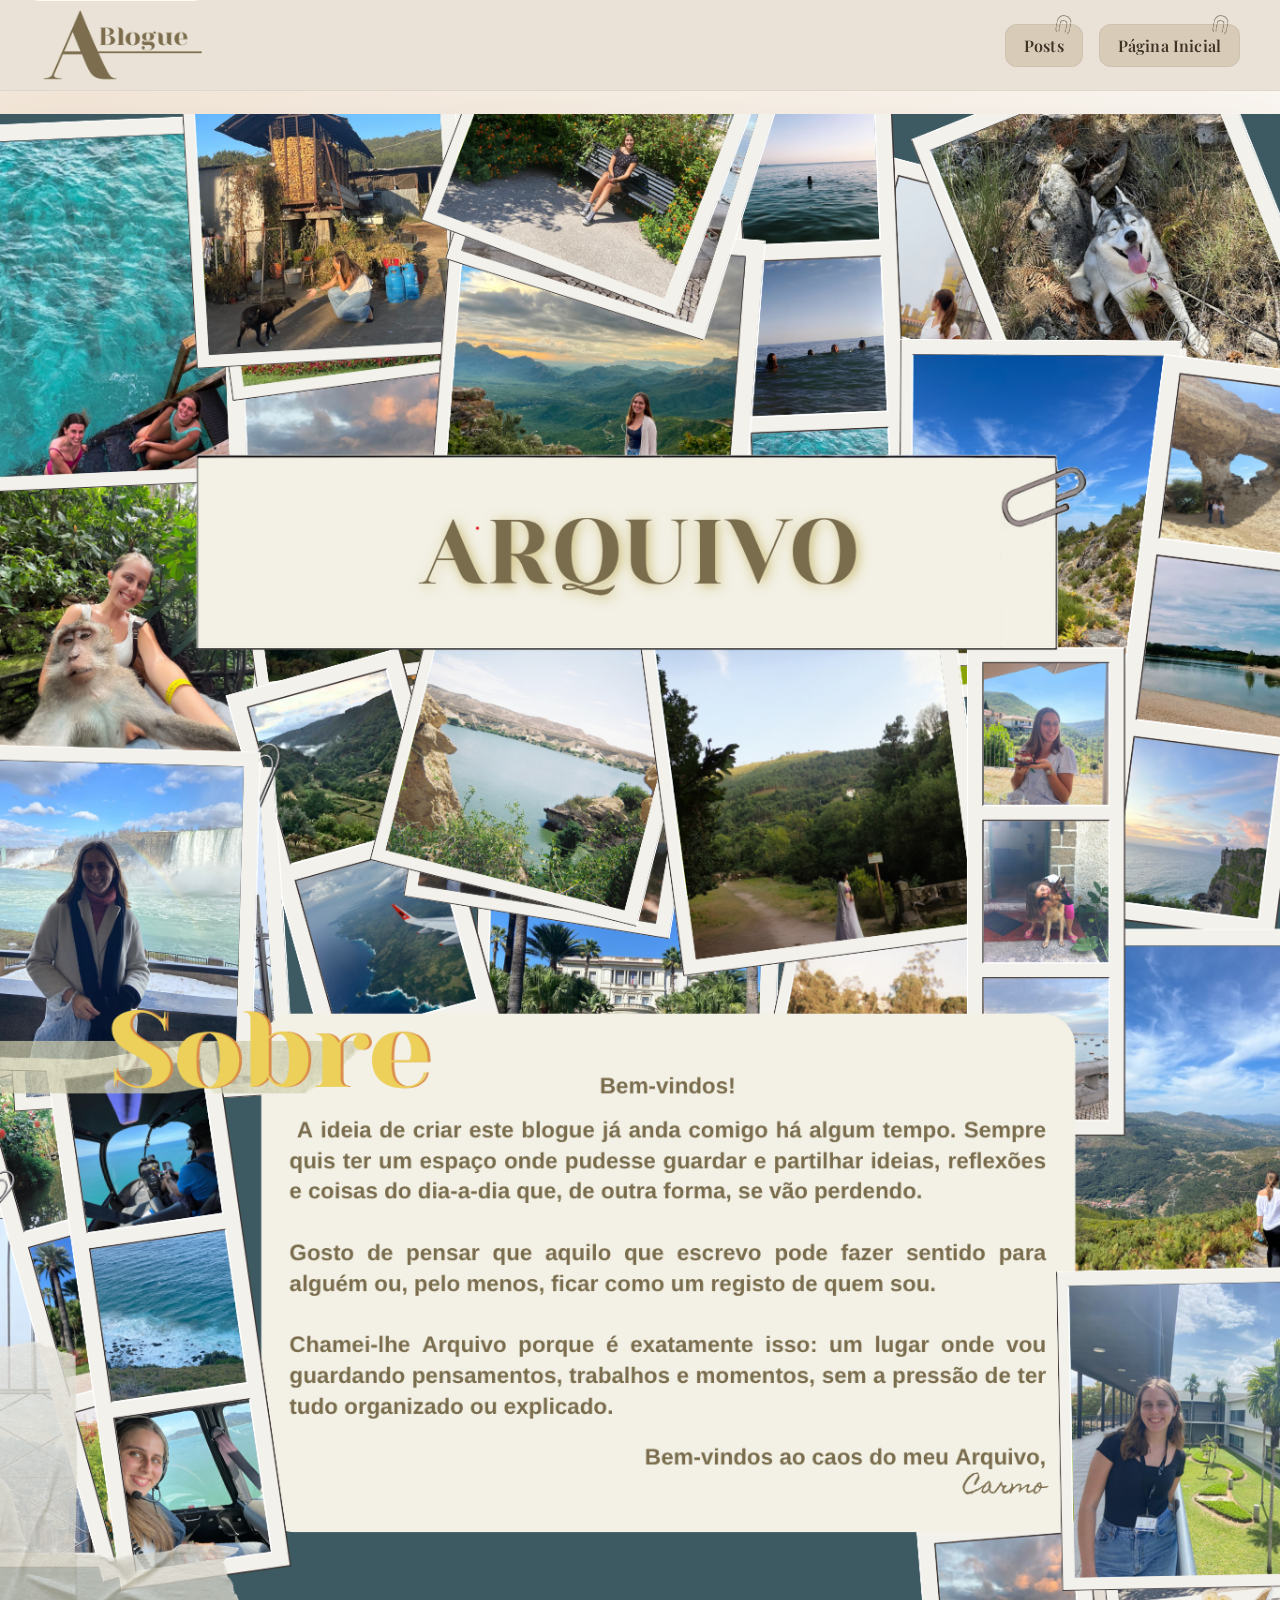
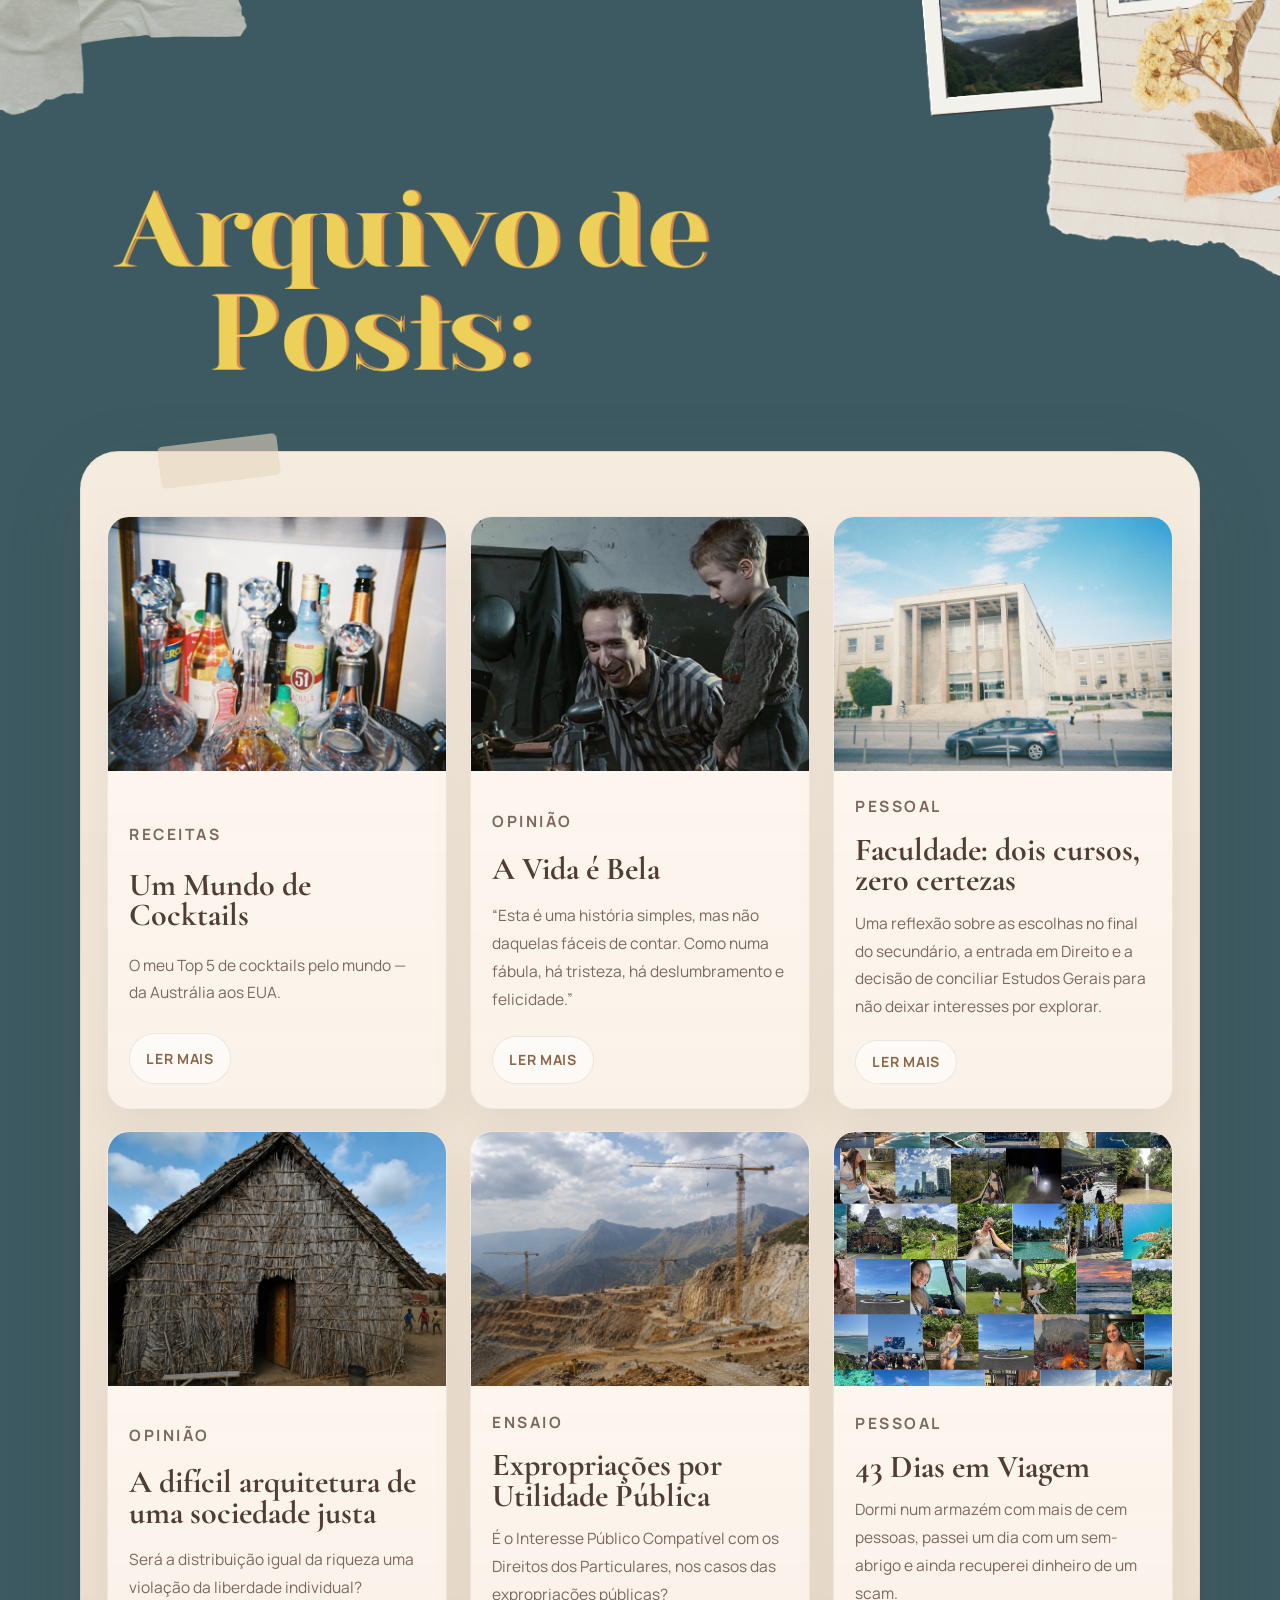
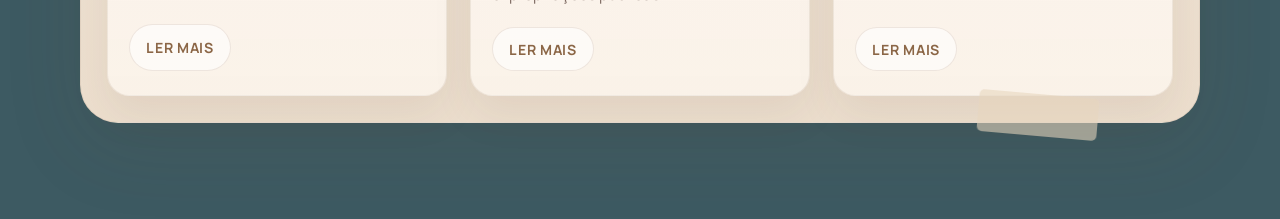
<file: index.html>
<!DOCTYPE html>
<html lang="pt">
  <head>
    <meta charset="UTF-8" />
    <meta name="viewport" content="width=device-width, initial-scale=1.0" />
    <title>Arquivo | Blog Pessoal</title>
    <link rel="preconnect" href="https://fonts.googleapis.com" />
    <link rel="preconnect" href="https://fonts.gstatic.com" crossorigin />
    <link
      href="https://fonts.googleapis.com/css2?family=Cormorant+Garamond:wght@400;500;600;700&family=Manrope:wght@400;500;600;700&family=Playfair+Display:wght@500;600;700&display=swap"
      rel="stylesheet"
    />
    <link rel="stylesheet" href="style.css" />
  </head>
  <body class="home-page">
    <a class="skip-link" href="#conteudo">Saltar para o conteúdo</a>

    <header class="site-header" id="topo">
      <nav class="navbar container" aria-label="Navegação principal">
        <a class="brand" href="#topo" aria-label="Voltar ao topo da página">
          <!-- Substitua o ficheiro abaixo se quiser trocar o logotipo -->
          <img
            src="transparente-logo.png"
            alt="Arquivo Blogue"
            class="brand-logo"
          />
        </a>

        <button
          class="menu-toggle"
          type="button"
          aria-expanded="false"
          aria-controls="menu-principal"
          aria-label="Abrir menu"
        >
          <span></span>
          <span></span>
        </button>

        <div class="nav-links" id="menu-principal">
          <a class="nav-chip is-clipped" href="#arquivo-posts"><span>Posts</span></a>
          <a class="nav-chip" href="#" id="botao-topo"><span>Página Inicial</span></a>
        </div>
      </nav>
    </header>

    <main id="conteudo">
      <section class="hero-section" aria-label="Imagem principal do blog">
        <!-- Substitua o ficheiro abaixo apenas se quiser trocar a imagem principal -->
        <img
          src="hero-arquivo.png"
          alt="Colagem editorial do blog Arquivo"
          class="hero-image"
        />
      </section>

      <section class="archive-section arquivo-posts" id="arquivo-posts">
        <div class="container archive-shell">
          <div class="section-heading">
          </div>

          <div class="posts-grid">
            <a class="post-card" href="post1.html">
              <div class="post-card-media">
                <!-- Substitua esta imagem pela capa do post -->
                <img
                  src="post-cover-1.jpg"
                  alt="Capa do post Um Mundo de Cocktails"
                />
              </div>
              <div class="post-card-content">
                <!-- Substitua o título do post aqui -->
                <p class="post-meta">Receitas</p>
                <h2>Um Mundo de Cocktails</h2>
                <p>
                  O meu Top 5 de cocktails pelo mundo — da Austrália aos EUA.
                </p>
                <span class="post-link">Ler mais</span>
              </div>
            </a>

            <a class="post-card" href="post2.html">
              <div class="post-card-media">
                <!-- Substitua esta imagem pela capa do post -->
                <img
                  src="post-cover-2.jpeg"
                  alt="Capa do post A Vida é Bela"
                />
              </div>
              <div class="post-card-content">
                <p class="post-meta">Opinião</p>
                <h2>A Vida é Bela</h2>
                <p>
                  “Esta é uma história simples, mas não daquelas fáceis de contar. Como numa fábula, há tristeza, há deslumbramento e felicidade.”
                </p>
                <span class="post-link">Ler mais</span>
              </div>
            </a>

            <a class="post-card" href="post3.html">
              <div class="post-card-media">
                <!-- Substitua esta imagem pela capa do post -->
                <img
                  src="post-cover-3.jpg"
                  alt="Capa do post Faculdade: dois cursos, zero certezas"
                />
              </div>
              <div class="post-card-content">
                <p class="post-meta">Pessoal</p>
                <h2>Faculdade: dois cursos, zero certezas</h2>
                <p>
                  Uma reflexão sobre as escolhas no final do secundário, a entrada em Direito e a decisão de conciliar Estudos Gerais para não deixar interesses por explorar.
                </p>
                <span class="post-link">Ler mais</span>
              </div>
            </a>

            <a class="post-card" href="post4.html">
              <div class="post-card-media">
                <!-- Substitua esta imagem pela capa do post -->
                <img
                  src="post-cover-4.png"
                  alt="Capa do post A difícil arquitetura de uma sociedade justa"
                />
              </div>
              <div class="post-card-content">
                <p class="post-meta">Opinião</p>
                <h2>A difícil arquitetura de uma sociedade justa</h2>
                <p>
                  Será a distribuição igual da riqueza uma violação da liberdade individual?
                </p>
                <span class="post-link">Ler mais</span>
              </div>
            </a>

            <a class="post-card" href="post5.html">
              <div class="post-card-media">
                <!-- Substitua esta imagem pela capa do post -->
                <img
                  src="post-cover-5.png"
                  alt="Capa do post Expropriações por Utilidade Pública"
                />
              </div>
              <div class="post-card-content">
                <p class="post-meta">Ensaio</p>
                <h2>Expropriações por Utilidade Pública</h2>
                <p>
                  É o Interesse Público Compatível com os Direitos dos Particulares, nos casos das expropriações públicas?
                </p>
                <span class="post-link">Ler mais</span>
              </div>
            </a>

            <a class="post-card" href="post6.html">
              <div class="post-card-media">
                <!-- Substitua esta imagem pela capa do post -->
                <img
                  src="post-cover-6.png"
                  alt="Capa do post 43 Dias em Viagem"
                />
              </div>
              <div class="post-card-content">
                <p class="post-meta">Pessoal</p>
                <h2>43 Dias em Viagem</h2>
                <p>
                  Dormi num armazém com mais de cem pessoas, passei um dia com um sem-abrigo e ainda recuperei dinheiro de um scam.
                </p>
                <span class="post-link">Ler mais</span>
              </div>
            </a>
          </div>
        </div>
      </section>
    </main>

    <script src="script.js"></script>
  </body>
</html>
</file>
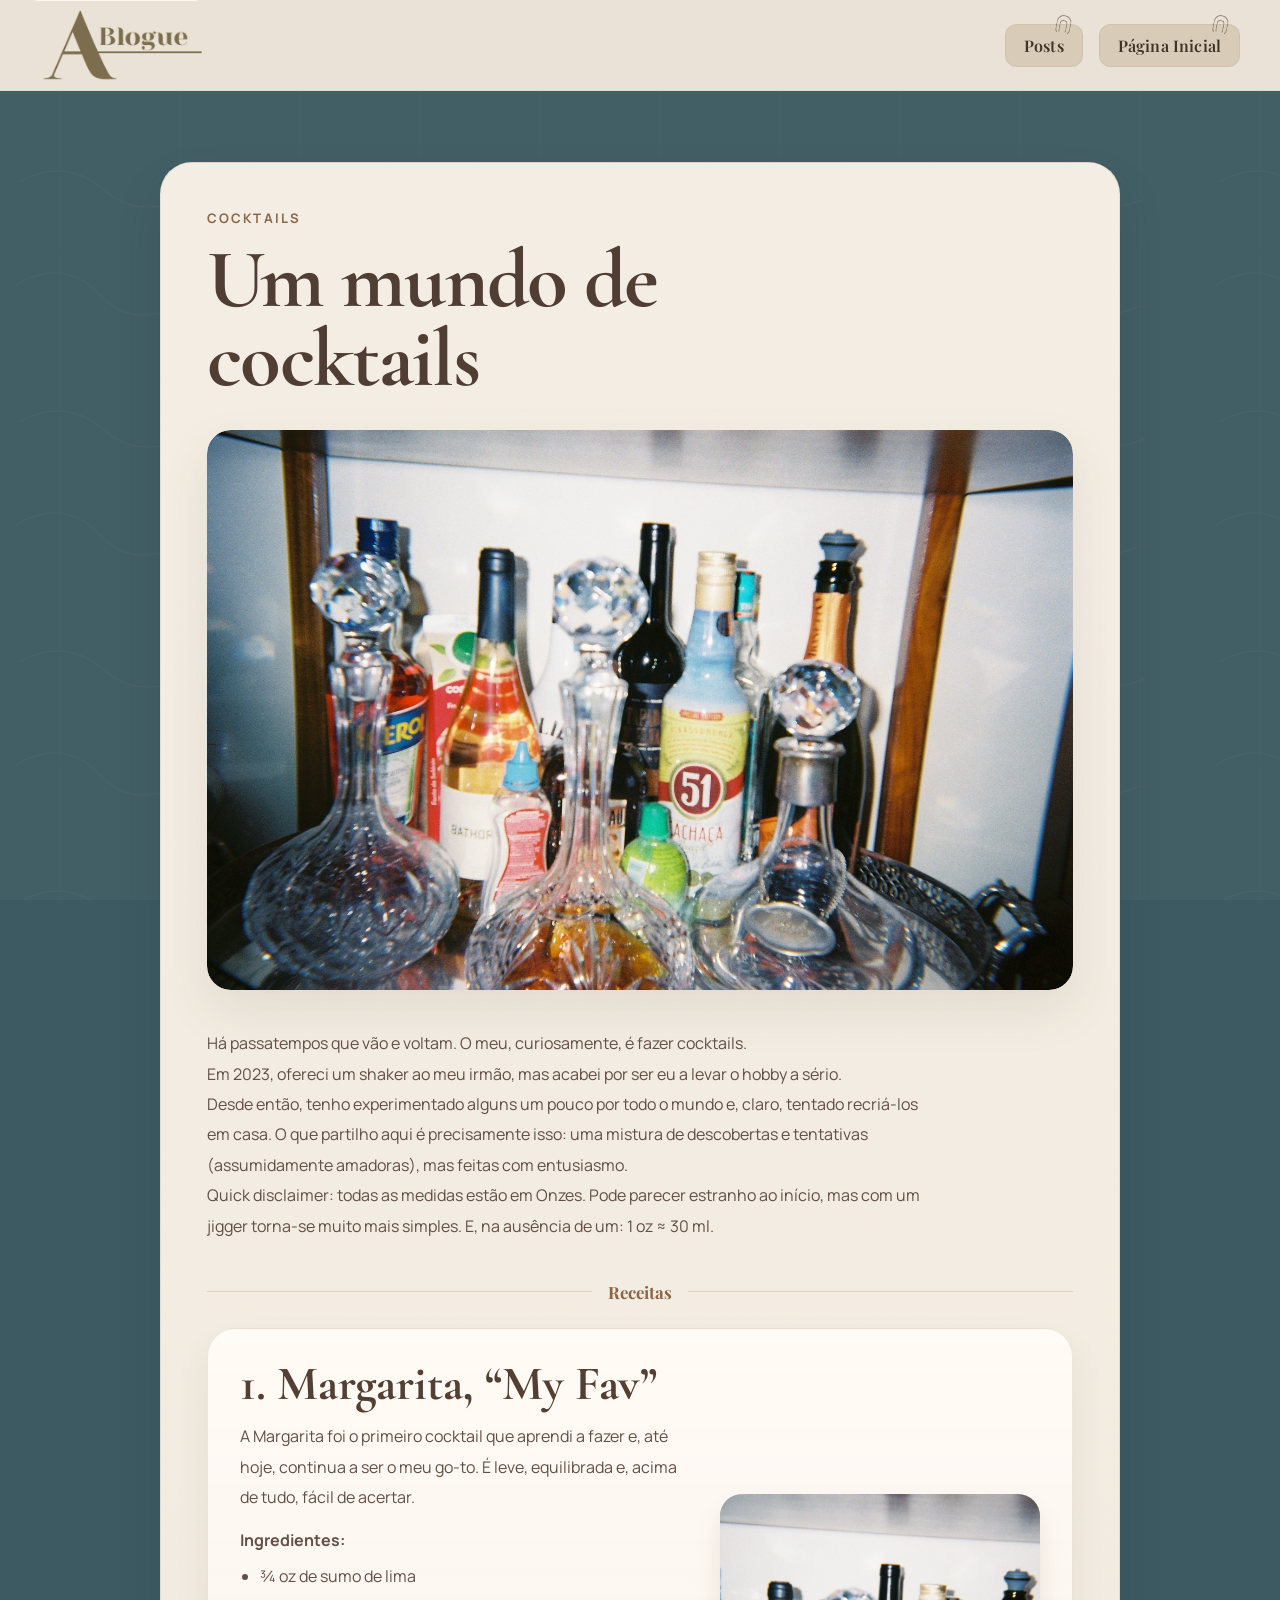
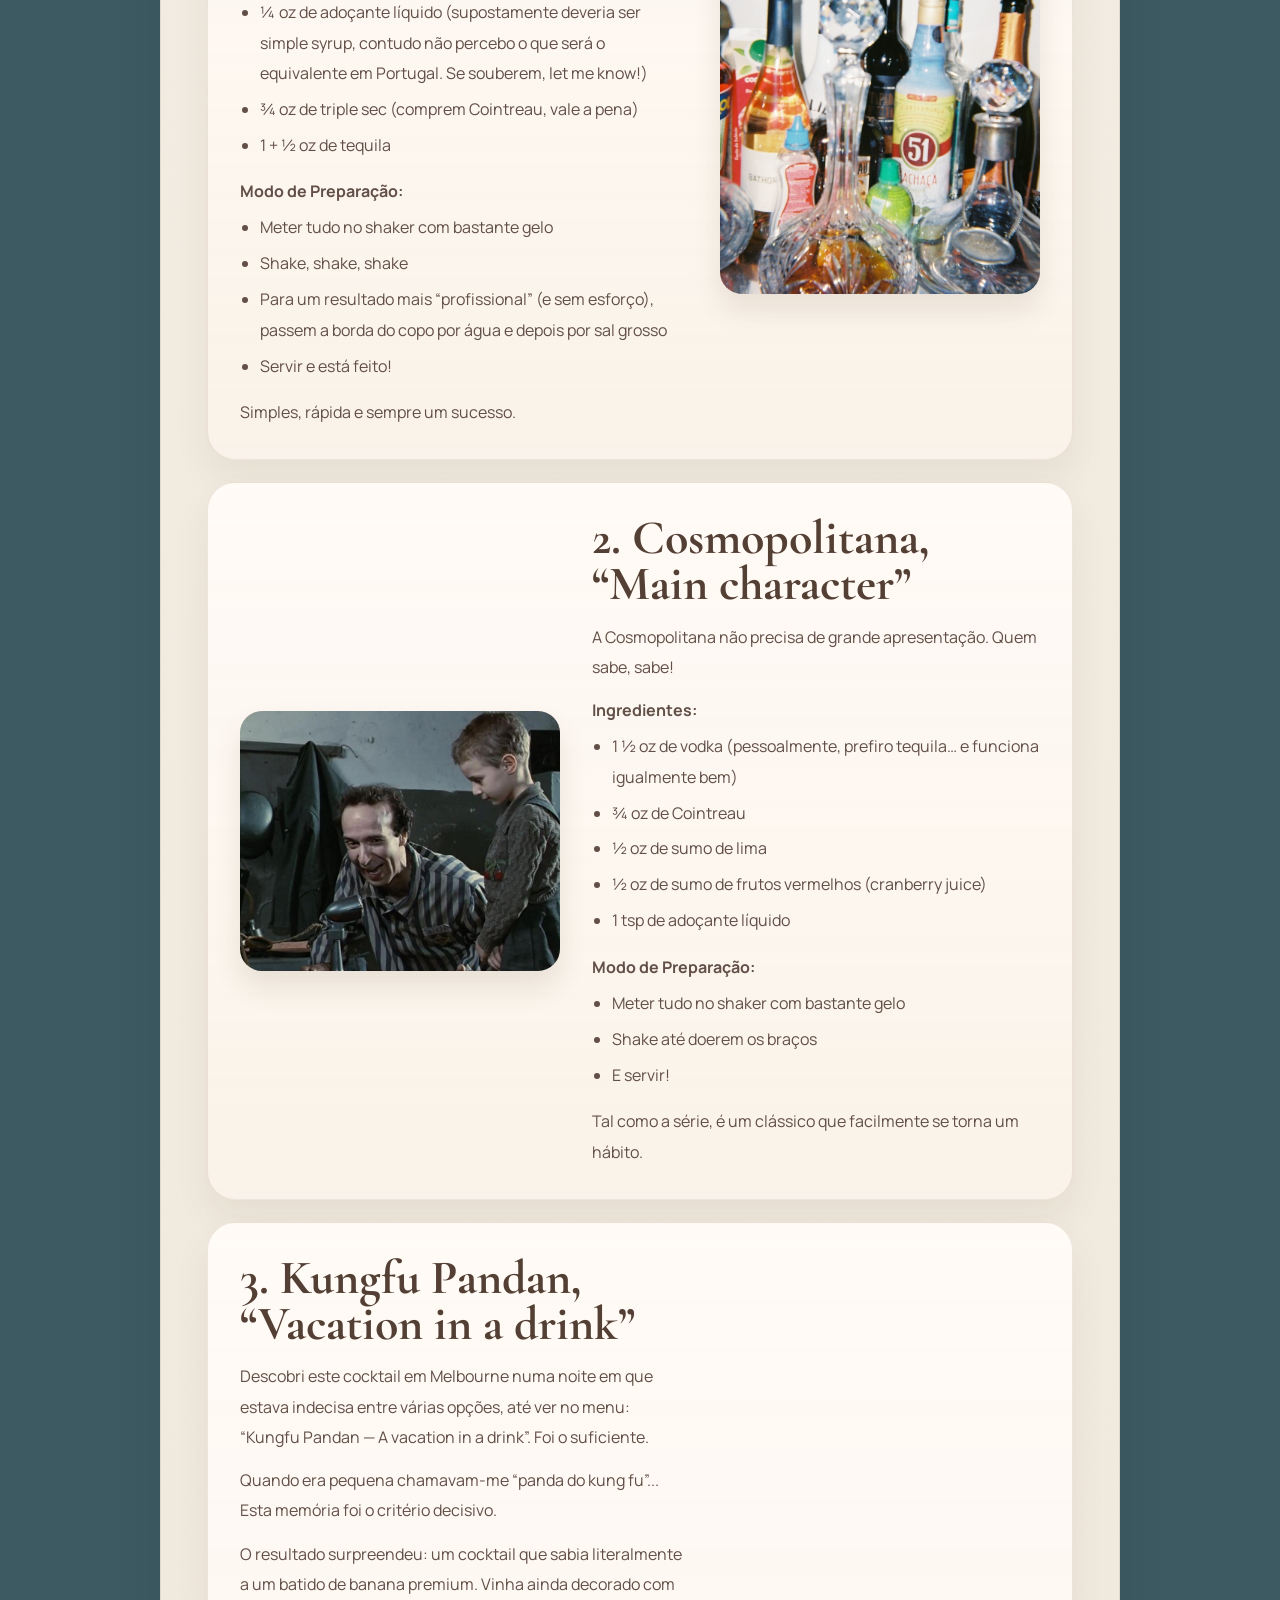
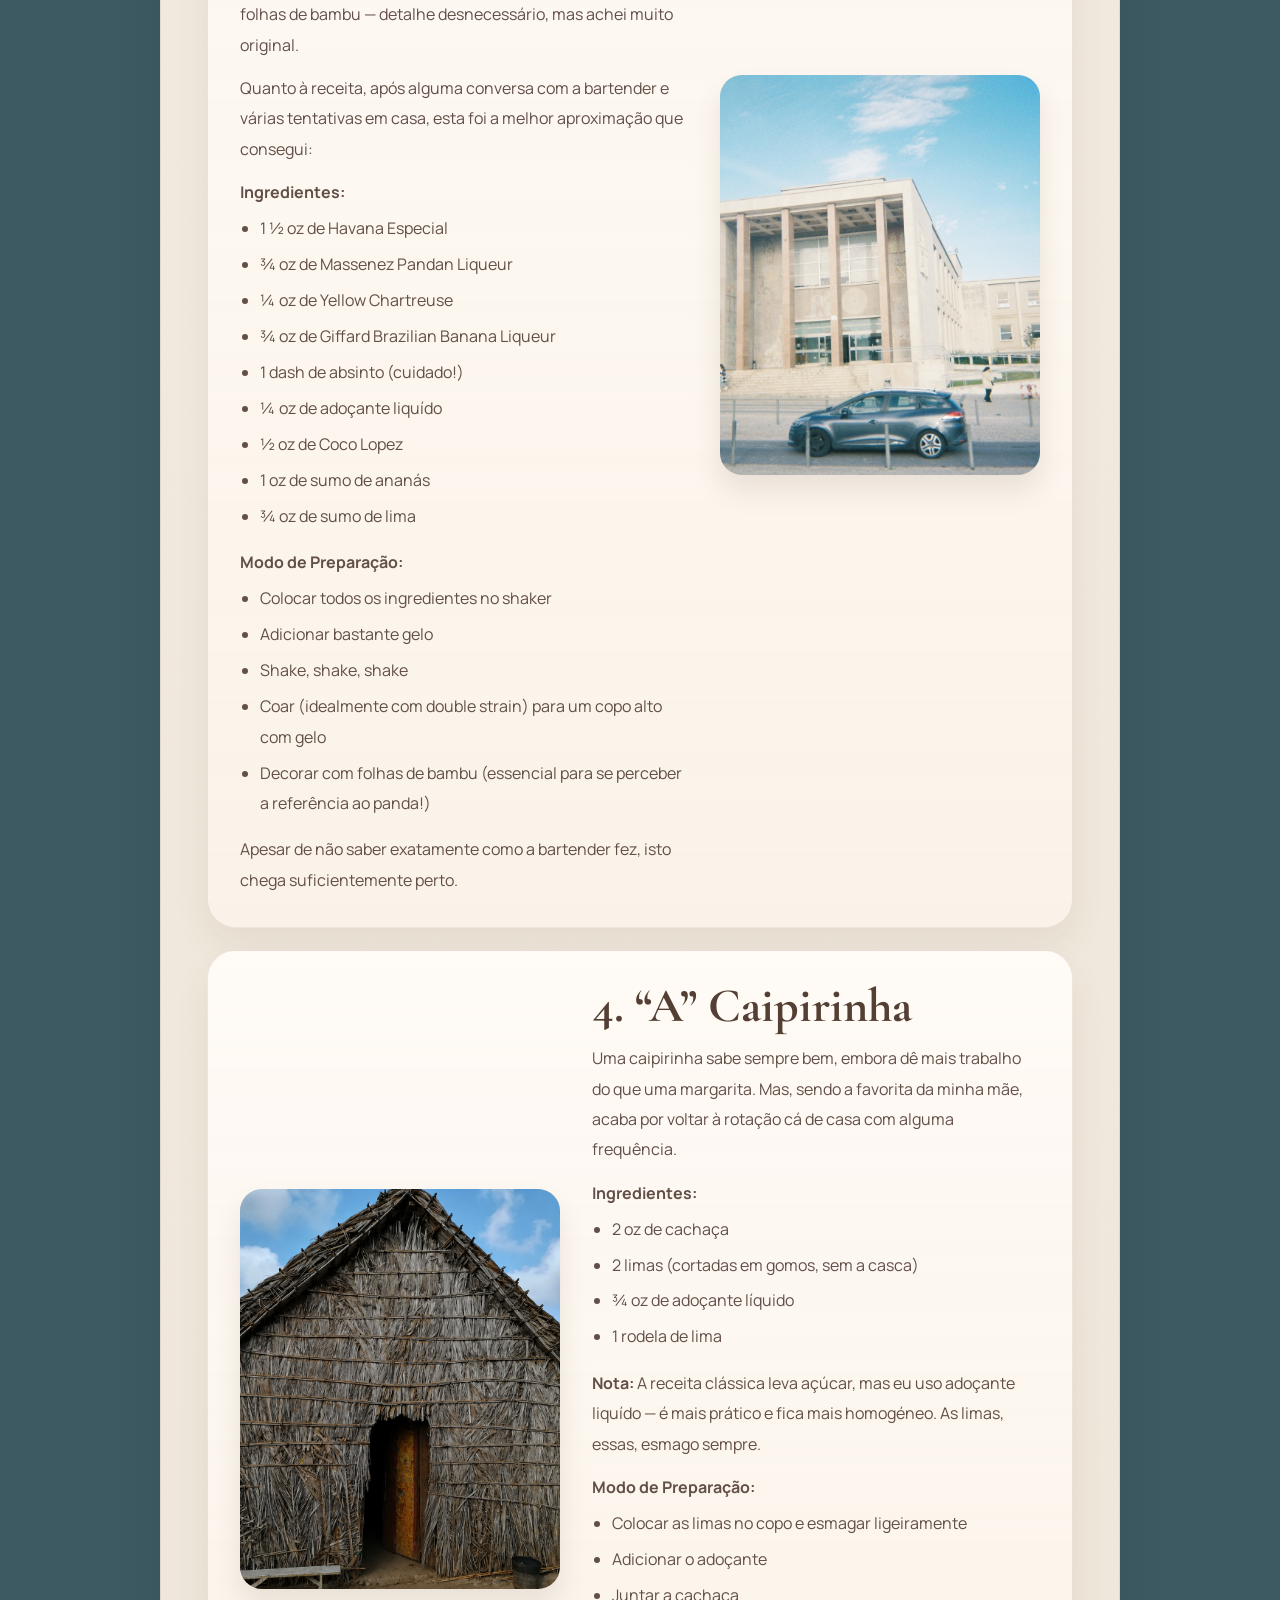
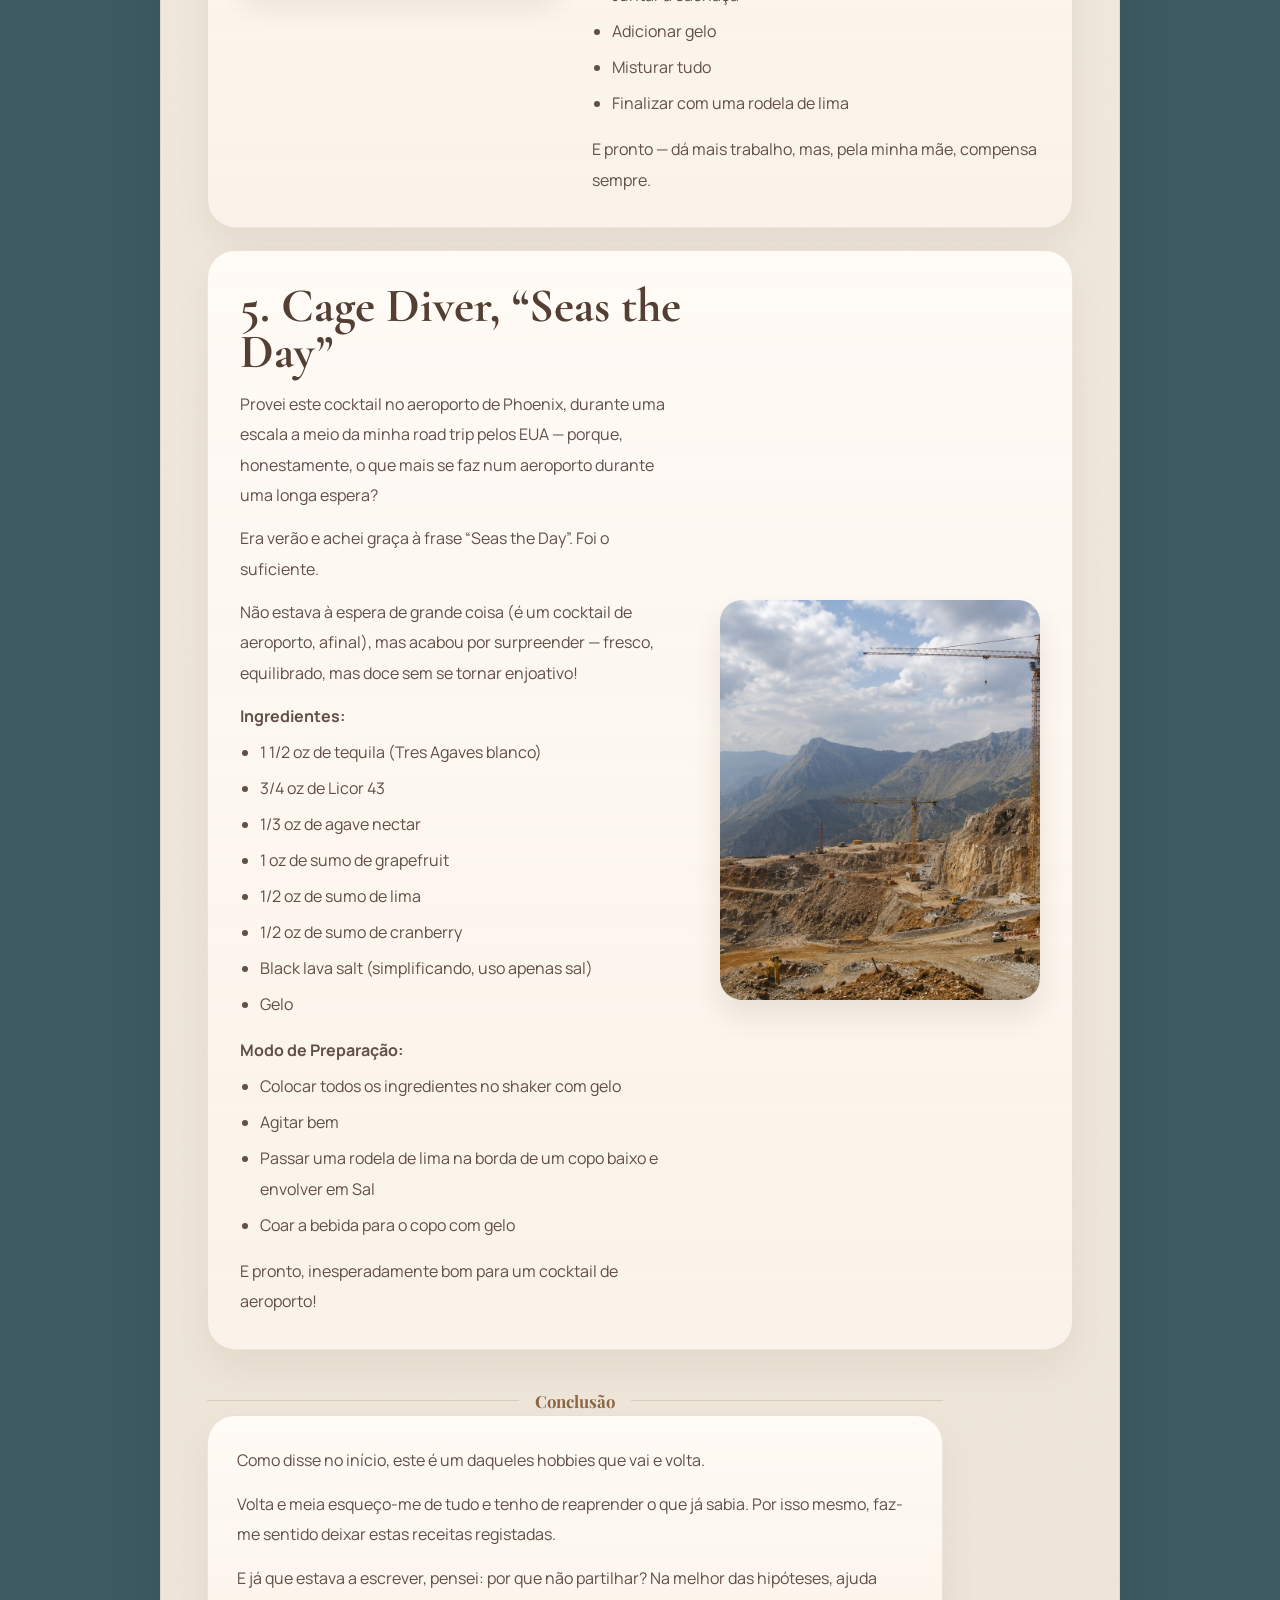
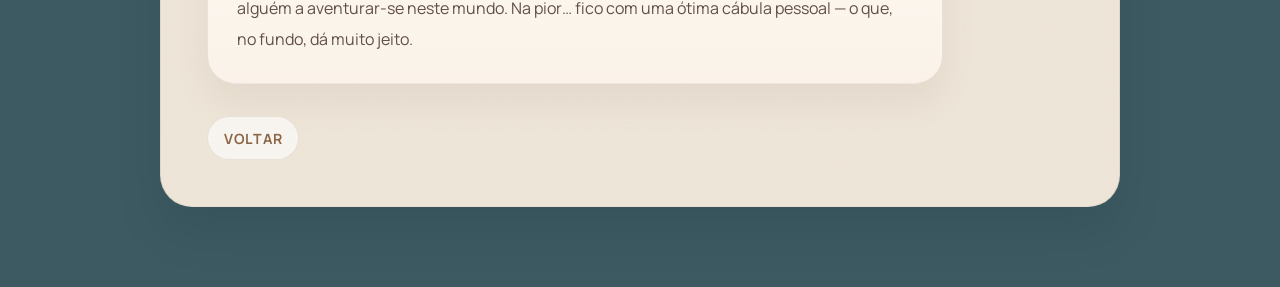
<file: post1.html>
<!DOCTYPE html>
<html lang="pt">
  <head>
    <meta charset="UTF-8" />
    <meta name="viewport" content="width=device-width, initial-scale=1.0" />
    <title>Um mundo de cocktails | Arquivo</title>
    <link rel="preconnect" href="https://fonts.googleapis.com" />
    <link rel="preconnect" href="https://fonts.gstatic.com" crossorigin />
    <link
      href="https://fonts.googleapis.com/css2?family=Cormorant+Garamond:wght@400;500;600;700&family=Manrope:wght@400;500;600;700&family=Playfair+Display:wght@500;600;700&display=swap"
      rel="stylesheet"
    />
    <link rel="stylesheet" href="style.css" />
    <style>
      .cocktail-post {
        background: #3d5a62;
      }

      .cocktail-post .post-layout {
        padding: calc(var(--navbar-height) + 4.5rem) 0 5rem;
      }

      .cocktail-post .post-scene {
        display: grid;
        grid-template-columns: minmax(0, 960px) !important;
        justify-content: center;
        width: min(1080px, calc(100vw - 2.4rem));
      }

      .cocktail-post .post-article {
        grid-column: 1;
        width: 100%;
        max-width: 960px;
        padding: clamp(1.75rem, 3.6vw, 3rem);
      }

      .cocktail-post .post-meta-article,
      .cocktail-post .post-article h1,
      .cocktail-post .post-actions,
      .cocktail-post .save-html-status {
        max-width: none;
      }

      .cocktail-post .post-article h1 {
        max-width: 12ch;
        margin-bottom: 1.8rem;
      }

      .cocktail-post .post-cover {
        margin: 2rem 0 2.4rem;
      }

      .cocktail-post .post-cover img {
        width: 100%;
        max-height: 560px;
        object-fit: cover;
        border-radius: calc(var(--radius-md) + 2px);
      }

      .cocktail-post .post-body {
        display: grid;
        gap: 2.1rem;
        max-width: none;
      }

      .cocktail-post .post-intro,
      .cocktail-post .post-conclusion {
        max-width: 46rem;
      }

      .cocktail-post .post-body p,
      .cocktail-post .post-body li {
        color: #624f47;
        font-size: 1rem;
        line-height: 1.9;
      }

      .cocktail-post .post-body ul {
        margin: 0.35rem 0 1rem;
        padding-left: 1.25rem;
      }

      .cocktail-post .post-body li + li {
        margin-top: 0.35rem;
      }

      .recipes-section {
        display: grid;
        gap: 1.35rem;
      }

      .post-section-divider {
        display: flex;
        align-items: center;
        gap: 1rem;
        margin: 0.4rem 0 0.2rem;
        color: #8b6646;
        font-family: "Playfair Display", serif;
        font-size: 1.05rem;
        font-weight: 700;
      }

      .post-section-divider::before,
      .post-section-divider::after {
        content: "";
        height: 1px;
        flex: 1;
        background: rgba(139, 102, 70, 0.2);
      }

      .recipe-card,
      .post-conclusion-card {
        border: 1px solid rgba(139, 102, 70, 0.14);
        border-radius: 28px;
        background:
          linear-gradient(180deg, rgba(255, 251, 246, 0.86), rgba(250, 242, 233, 0.96)),
          #fffaf3;
        box-shadow: 0 18px 34px rgba(98, 73, 53, 0.08);
      }

      .recipe-card {
        display: grid;
        grid-template-columns: minmax(0, 1fr) minmax(220px, 320px);
        gap: clamp(1.2rem, 2.6vw, 2rem);
        align-items: center;
        padding: clamp(1.2rem, 2.6vw, 2rem);
      }

      .recipe-card-reverse {
        grid-template-columns: minmax(220px, 320px) minmax(0, 1fr);
      }

      .recipe-card-copy h2 {
        margin: 0 0 0.9rem;
        color: #543f34;
        font-family: "Cormorant Garamond", serif;
        font-size: clamp(2.15rem, 4vw, 3rem);
        line-height: 0.96;
      }

      .recipe-card-copy p + p,
      .recipe-card-copy ul + p,
      .recipe-card-copy p + ul {
        margin-top: 0.8rem;
      }

      .recipe-photo {
        margin: 0;
        overflow: hidden;
        border-radius: 22px;
        background: #efe3d3;
        box-shadow: 0 16px 28px rgba(98, 73, 53, 0.12);
      }

      .recipe-photo img {
        width: 100%;
        height: 100%;
        min-height: 260px;
        object-fit: cover;
      }

      .recipe-photo-portrait img {
        aspect-ratio: 4 / 5;
      }

      .recipe-photo-wide img {
        aspect-ratio: 4 / 3;
      }

      .post-conclusion-card {
        display: grid;
        gap: 0.85rem;
        padding: clamp(1.2rem, 2.6vw, 1.8rem);
      }

      .cocktail-post .back-link {
        margin-top: 2rem;
      }

      @media (max-width: 760px) {
        .cocktail-post .post-scene {
          width: min(100vw - 1rem, 100%);
        }

        .cocktail-post .post-layout {
          padding: calc(var(--navbar-height) + 2.4rem) 0 3.5rem;
        }

        .cocktail-post .post-article {
          padding: 1.35rem;
          border-radius: 26px;
        }

        .recipe-card,
        .recipe-card-reverse {
          grid-template-columns: 1fr;
        }

        .recipe-card-reverse .recipe-photo {
          order: 2;
        }

        .recipe-card-reverse .recipe-card-copy {
          order: 1;
        }
      }
    </style>
  </head>
  <body class="post-page cocktail-post">
    <a class="skip-link" href="#conteudo">Saltar para o conteúdo</a>

    <header class="site-header">
      <nav class="navbar container" aria-label="Navegação principal">
        <a class="brand" href="index.html#topo" aria-label="Voltar à página inicial">
          <img src="transparente-logo.png" alt="Arquivo Blogue" class="brand-logo" />
        </a>

        <button
          class="menu-toggle"
          type="button"
          aria-expanded="false"
          aria-controls="menu-principal"
          aria-label="Abrir menu"
        >
          <span></span>
          <span></span>
        </button>

        <div class="nav-links" id="menu-principal">
          <a class="nav-chip is-clipped" href="index.html#arquivo-posts"><span>Posts</span></a>
          <a class="nav-chip" href="index.html#topo"><span>Página Inicial</span></a>
        </div>
      </nav>
    </header>

    <main id="conteudo" class="post-layout">
      <section class="post-scene container">
        <article class="post-article">
          <p class="post-meta post-meta-article">Cocktails</p>

          <h1>Um mundo de cocktails</h1>

          <figure class="post-cover">
            <img src="post-cover-1.jpg" alt="Capa do post Um mundo de cocktails" />
          </figure>

          <div class="post-body">
            <section class="post-intro" aria-label="Introdução">
              <p>Há passatempos que vão e voltam. O meu, curiosamente, é fazer cocktails.</p>
              <p>
                Em 2023, ofereci um shaker ao meu irmão, mas acabei por ser eu a levar o hobby
                a sério.
              </p>
              <p>
                Desde então, tenho experimentado alguns um pouco por todo o mundo e, claro,
                tentado recriá-los em casa. O que partilho aqui é precisamente isso: uma mistura
                de descobertas e tentativas (assumidamente amadoras), mas feitas com entusiasmo.
              </p>
              <p>
                Quick disclaimer: todas as medidas estão em Onzes. Pode parecer estranho ao início,
                mas com um jigger torna-se muito mais simples. E, na ausência de um: 1 oz ≈ 30 ml.
              </p>
            </section>

            <section class="recipes-section" aria-label="Receitas">
              <div class="post-section-divider" aria-hidden="true">
                <span>Receitas</span>
              </div>

              <section class="recipe-card">
                <div class="recipe-card-copy">
                  <h2>1. Margarita, “My Fav”</h2>
                  <p>
                    A Margarita foi o primeiro cocktail que aprendi a fazer e, até hoje, continua
                    a ser o meu go-to. É leve, equilibrada e, acima de tudo, fácil de acertar.
                  </p>
                  <p><strong>Ingredientes:</strong></p>
                  <ul>
                    <li>¾ oz de sumo de lima</li>
                    <li>
                      ¼ oz de adoçante líquido (supostamente deveria ser simple syrup, contudo não
                      percebo o que será o equivalente em Portugal. Se souberem, let me know!)
                    </li>
                    <li>¾ oz de triple sec (comprem Cointreau, vale a pena)</li>
                    <li>1 + ½ oz de tequila</li>
                  </ul>
                  <p><strong>Modo de Preparação:</strong></p>
                  <ul>
                    <li>Meter tudo no shaker com bastante gelo</li>
                    <li>Shake, shake, shake</li>
                    <li>
                      Para um resultado mais “profissional” (e sem esforço), passem a borda do copo
                      por água e depois por sal grosso
                    </li>
                    <li>Servir e está feito!</li>
                  </ul>
                  <p>Simples, rápida e sempre um sucesso.</p>
                </div>
                <figure class="recipe-photo recipe-photo-portrait">
                  <img
                    src="post-cover-1.jpg"
                    alt="Margarita"
                    onerror="this.closest('figure').remove()"
                  />
                </figure>
              </section>

              <section class="recipe-card recipe-card-reverse">
                <figure class="recipe-photo recipe-photo-wide">
                  <img
                    src="post-cover-2.jpeg"
                    alt="Cosmopolitana"
                    onerror="this.closest('figure').remove()"
                  />
                </figure>
                <div class="recipe-card-copy">
                  <h2>2. Cosmopolitana, “Main character”</h2>
                  <p>A Cosmopolitana não precisa de grande apresentação. Quem sabe, sabe!</p>
                  <p><strong>Ingredientes:</strong></p>
                  <ul>
                    <li>1 ½ oz de vodka (pessoalmente, prefiro tequila… e funciona igualmente bem)</li>
                    <li>¾ oz de Cointreau</li>
                    <li>½ oz de sumo de lima</li>
                    <li>½ oz de sumo de frutos vermelhos (cranberry juice)</li>
                    <li>1 tsp de adoçante líquido</li>
                  </ul>
                  <p><strong>Modo de Preparação:</strong></p>
                  <ul>
                    <li>Meter tudo no shaker com bastante gelo</li>
                    <li>Shake até doerem os braços</li>
                    <li>E servir!</li>
                  </ul>
                  <p>Tal como a série, é um clássico que facilmente se torna um hábito.</p>
                </div>
              </section>

              <section class="recipe-card">
                <div class="recipe-card-copy">
                  <h2>3. Kungfu Pandan, “Vacation in a drink”</h2>
                  <p>
                    Descobri este cocktail em Melbourne numa noite em que estava indecisa entre
                    várias opções, até ver no menu: “Kungfu Pandan — A vacation in a drink”. Foi
                    o suficiente.
                  </p>
                  <p>
                    Quando era pequena chamavam-me “panda do kung fu”... Esta memória foi o critério
                    decisivo.
                  </p>
                  <p>
                    O resultado surpreendeu: um cocktail que sabia literalmente a um batido de banana
                    premium. Vinha ainda decorado com folhas de bambu — detalhe desnecessário, mas
                    achei muito original.
                  </p>
                  <p>
                    Quanto à receita, após alguma conversa com a bartender e várias tentativas em casa,
                    esta foi a melhor aproximação que consegui:
                  </p>
                  <p><strong>Ingredientes:</strong></p>
                  <ul>
                    <li>1 ½ oz de Havana Especial</li>
                    <li>¾ oz de Massenez Pandan Liqueur</li>
                    <li>¼ oz de Yellow Chartreuse</li>
                    <li>¾ oz de Giffard Brazilian Banana Liqueur</li>
                    <li>1 dash de absinto (cuidado!)</li>
                    <li>¼ oz de adoçante liquído</li>
                    <li>½ oz de Coco Lopez</li>
                    <li>1 oz de sumo de ananás</li>
                    <li>¾ oz de sumo de lima</li>
                  </ul>
                  <p><strong>Modo de Preparação:</strong></p>
                  <ul>
                    <li>Colocar todos os ingredientes no shaker</li>
                    <li>Adicionar bastante gelo</li>
                    <li>Shake, shake, shake</li>
                    <li>Coar (idealmente com double strain) para um copo alto com gelo</li>
                    <li>Decorar com folhas de bambu (essencial para se perceber a referência ao panda!)</li>
                  </ul>
                  <p>
                    Apesar de não saber exatamente como a bartender fez, isto chega suficientemente perto.
                  </p>
                </div>
                <figure class="recipe-photo recipe-photo-portrait">
                  <img
                    src="post-cover-3.jpg"
                    alt="Kungfu Pandan"
                    onerror="this.closest('figure').remove()"
                  />
                </figure>
              </section>

              <section class="recipe-card recipe-card-reverse">
                <figure class="recipe-photo recipe-photo-portrait">
                  <img
                    src="post-cover-4.png"
                    alt="Caipirinha"
                    onerror="this.closest('figure').remove()"
                  />
                </figure>
                <div class="recipe-card-copy">
                  <h2>4. “A” Caipirinha</h2>
                  <p>
                    Uma caipirinha sabe sempre bem, embora dê mais trabalho do que uma margarita. Mas,
                    sendo a favorita da minha mãe, acaba por voltar à rotação cá de casa com alguma frequência.
                  </p>
                  <p><strong>Ingredientes:</strong></p>
                  <ul>
                    <li>2 oz de cachaça</li>
                    <li>2 limas (cortadas em gomos, sem a casca)</li>
                    <li>¾ oz de adoçante líquido</li>
                    <li>1 rodela de lima</li>
                  </ul>
                  <p>
                    <strong>Nota:</strong> A receita clássica leva açúcar, mas eu uso adoçante liquído —
                    é mais prático e fica mais homogéneo. As limas, essas, esmago sempre.
                  </p>
                  <p><strong>Modo de Preparação:</strong></p>
                  <ul>
                    <li>Colocar as limas no copo e esmagar ligeiramente</li>
                    <li>Adicionar o adoçante</li>
                    <li>Juntar a cachaça</li>
                    <li>Adicionar gelo</li>
                    <li>Misturar tudo</li>
                    <li>Finalizar com uma rodela de lima</li>
                  </ul>
                  <p>E pronto — dá mais trabalho, mas, pela minha mãe, compensa sempre.</p>
                </div>
              </section>

              <section class="recipe-card">
                <div class="recipe-card-copy">
                  <h2>5. Cage Diver, “Seas the Day”</h2>
                  <p>
                    Provei este cocktail no aeroporto de Phoenix, durante uma escala a meio da minha
                    road trip pelos EUA — porque, honestamente, o que mais se faz num aeroporto durante
                    uma longa espera?
                  </p>
                  <p>Era verão e achei graça à frase “Seas the Day”. Foi o suficiente.</p>
                  <p>
                    Não estava à espera de grande coisa (é um cocktail de aeroporto, afinal), mas acabou
                    por surpreender — fresco, equilibrado, mas doce sem se tornar enjoativo!
                  </p>
                  <p><strong>Ingredientes:</strong></p>
                  <ul>
                    <li>1 1/2 oz de tequila (Tres Agaves blanco)</li>
                    <li>3/4 oz de Licor 43</li>
                    <li>1/3 oz de agave nectar</li>
                    <li>1 oz de sumo de grapefruit</li>
                    <li>1/2 oz de sumo de lima</li>
                    <li>1/2 oz de sumo de cranberry</li>
                    <li>Black lava salt (simplificando, uso apenas sal)</li>
                    <li>Gelo</li>
                  </ul>
                  <p><strong>Modo de Preparação:</strong></p>
                  <ul>
                    <li>Colocar todos os ingredientes no shaker com gelo</li>
                    <li>Agitar bem</li>
                    <li>Passar uma rodela de lima na borda de um copo baixo e envolver em Sal</li>
                    <li>Coar a bebida para o copo com gelo</li>
                  </ul>
                  <p>E pronto, inesperadamente bom para um cocktail de aeroporto!</p>
                </div>
                <figure class="recipe-photo recipe-photo-portrait">
                  <img
                    src="post-cover-5.png"
                    alt="Cage Diver"
                    onerror="this.closest('figure').remove()"
                  />
                </figure>
              </section>
            </section>

            <section class="post-conclusion" aria-label="Conclusão">
              <div class="post-section-divider" aria-hidden="true">
                <span>Conclusão</span>
              </div>
              <div class="post-conclusion-card">
                <p>Como disse no início, este é um daqueles hobbies que vai e volta.</p>
                <p>
                  Volta e meia esqueço-me de tudo e tenho de reaprender o que já sabia. Por isso mesmo,
                  faz-me sentido deixar estas receitas registadas.
                </p>
                <p>
                  E já que estava a escrever, pensei: por que não partilhar? Na melhor das hipóteses,
                  ajuda alguém a aventurar-se neste mundo. Na pior… fico com uma ótima cábula pessoal —
                  o que, no fundo, dá muito jeito.
                </p>
              </div>
            </section>
          </div>

          <a class="back-link" href="index.html#arquivo-posts">Voltar</a>
        </article>
      </section>
    </main>

    <script src="script.js"></script>
  </body>
</html>
</file>
<file: style.css>
:root {
  --bg-main: #f5efe5;
  --bg-soft: #f8f2eb;
  --main-blue: #4f6a6d;
  --nav-bg: #eae2d6;
  --paper: rgba(255, 251, 246, 0.8);
  --paper-strong: #fffaf3;
  --card: #fdf8f0;
  --text-main: #503d34;
  --text-soft: #7b675f;
  --accent: #c69254;
  --accent-deep: #8b6646;
  --line: rgba(103, 78, 63, 0.14);
  --shadow: 0 24px 80px rgba(98, 73, 53, 0.12);
  --radius-lg: 32px;
  --radius-md: 22px;
  --radius-sm: 16px;
  --navbar-height: 90px;
  --container: min(1120px, calc(100vw - 2.4rem));
}

*,
*::before,
*::after {
  box-sizing: border-box;
}

html {
  scroll-behavior: smooth;
}

#topo {
  scroll-margin-top: var(--navbar-height);
}

body {
  margin: 0;
  min-width: 320px;
  font-family: "Manrope", sans-serif;
  color: var(--text-main);
  background:
    radial-gradient(circle at top left, rgba(236, 216, 191, 0.55), transparent 34%),
    linear-gradient(180deg, #fbf7f2 0%, var(--bg-main) 48%, #efe6da 100%);
}

body::before {
  content: "";
  position: fixed;
  inset: 0;
  pointer-events: none;
  background-image:
    linear-gradient(rgba(255, 255, 255, 0.08), rgba(255, 255, 255, 0.08)),
    url("data:image/svg+xml,%3Csvg xmlns='http://www.w3.org/2000/svg' width='240' height='240' viewBox='0 0 240 240'%3E%3Cg fill='none' stroke='%23c7b5a1' stroke-opacity='.15'%3E%3Cpath d='M16 45c34-21 62-13 83 9s44 28 81 12'/%3E%3Cpath d='M20 182c28-17 59-14 83 7 21 19 48 24 81 10'/%3E%3Cpath d='M60 0v240M180 0v240' stroke-opacity='.06'/%3E%3C/g%3E%3C/svg%3E");
  opacity: 0.4;
  z-index: -1;
}

img {
  display: block;
  max-width: 100%;
}

a {
  color: inherit;
  text-decoration: none;
}

button {
  font: inherit;
}

.container {
  width: var(--container);
  margin: 0 auto;
}

.skip-link {
  position: absolute;
  left: 1rem;
  top: -3rem;
  z-index: 40;
  padding: 0.85rem 1.1rem;
  border-radius: 999px;
  background: var(--paper-strong);
  transition: top 0.2s ease;
}

.skip-link:focus {
  top: 1rem;
}

.site-header {
  position: fixed;
  inset: 0 0 auto;
  z-index: 30;
  padding: 0;
  background: var(--nav-bg);
  border-bottom: 1px solid rgba(0, 0, 0, 0.05);
}

.navbar {
  display: flex;
  align-items: center;
  justify-content: space-between;
  width: 100%;
  min-height: var(--navbar-height);
  margin: 0;
  padding: 5px 40px;
  color: var(--text-main);
}

.site-header .container {
  width: 100%;
  max-width: none;
}

.brand {
  display: inline-flex;
  align-items: center;
  flex: 0 0 auto;
  line-height: 0;
  width: auto;
  height: 80px;
}

.brand-logo {
  display: block;
  width: auto;
  max-width: none;
  height: 80px;
  image-rendering: -webkit-optimize-contrast;
}

.nav-links {
  display: flex;
  align-items: center;
  gap: 16px;
  margin-left: auto;
}

.nav-chip {
  position: relative;
  display: inline-flex;
  align-items: center;
  justify-content: center;
  padding: 10px 18px;
  font-family: "Playfair Display", serif;
  font-size: 1rem;
  font-weight: 600;
  letter-spacing: 0.01em;
  color: #3e3426;
  background: #d8cbb8;
  border: 1px solid rgba(0, 0, 0, 0.05);
  border-radius: 12px;
  cursor: pointer;
  transition:
    background 0.2s ease,
    color 0.25s ease,
    transform 0.25s ease;
}

.nav-chip span {
  position: relative;
  z-index: 1;
}

.nav-chip::before {
  content: "";
  position: absolute;
  top: -10px;
  right: 11px;
  width: 15px;
  height: 20px;
  border: 1.5px solid rgba(86, 72, 55, 0.55);
  border-bottom-color: transparent;
  border-radius: 10px 10px 8px 8px;
  transform: rotate(11deg);
  pointer-events: none;
}

.nav-chip::after {
  content: "";
  position: absolute;
  top: -5px;
  right: 15px;
  width: 8px;
  height: 13px;
  border: 1.5px solid rgba(86, 72, 55, 0.55);
  border-bottom-color: transparent;
  border-radius: 8px 8px 6px 6px;
  transform: rotate(11deg);
  pointer-events: none;
}

.nav-chip:hover,
.nav-chip:focus-visible {
  background: #cfbfa9;
  transform: translateY(-1px);
}

.post-link:hover,
.back-link:hover {
  transform: translateY(-1px);
}

.menu-toggle {
  display: none;
}

.menu-toggle span {
  display: block;
  width: 1.1rem;
  height: 2px;
  margin: 0.24rem auto;
  border-radius: 999px;
  background: currentColor;
  transition:
    transform 0.25s ease,
    opacity 0.25s ease;
}

.menu-toggle.is-open span:first-child {
  transform: translateY(6px) rotate(45deg);
}

.menu-toggle.is-open span:last-child {
  transform: translateY(-3px) rotate(-45deg);
}

.hero-section {
  padding-top: calc(var(--navbar-height) + 1.5rem);
}

.hero-image {
  width: 100%;
  height: auto;
  object-fit: contain;
  box-shadow: 0 35px 75px rgba(87, 65, 48, 0.16);
}

.archive-section {
  position: relative;
  padding: 4.5rem 0 6rem;
}

.arquivo-posts {
  background: #3d5a62;
}

.archive-shell {
  position: relative;
  padding: clamp(1.6rem, 2vw, 2.2rem);
  border: 1px solid rgba(140, 110, 90, 0.12);
  border-radius: calc(var(--radius-lg) + 6px);
  background:
    linear-gradient(180deg, rgba(255, 251, 246, 0.74), rgba(249, 241, 232, 0.92)),
    var(--paper);
  box-shadow: var(--shadow);
}

.arquivo-posts .archive-shell {
  background:
    linear-gradient(180deg, rgba(245, 236, 224, 0.96), rgba(236, 223, 206, 0.98)),
    #eadbc8;
}

.arquivo-posts .section-heading h1,
.arquivo-posts .section-intro,
.arquivo-posts .eyebrow {
  color: var(--text-main);
}

.archive-shell::before,
.archive-shell::after {
  content: "";
  position: absolute;
  width: 120px;
  height: 42px;
  background: rgba(231, 214, 189, 0.58);
  border-radius: 5px;
  filter: blur(0.2px);
}

.archive-shell::before {
  top: -12px;
  left: 7%;
  transform: rotate(-7deg);
}

.archive-shell::after {
  right: 9%;
  bottom: -14px;
  transform: rotate(5deg);
}

.section-heading {
  max-width: 42rem;
  margin-bottom: 2.4rem;
}

.eyebrow,
.post-meta {
  margin: 0 0 0.65rem;
  color: var(--accent-deep);
  font-size: 0.82rem;
  font-weight: 700;
  letter-spacing: 0.16em;
  text-transform: uppercase;
}

.section-heading h1,
.post-article h1 {
  margin: 0;
  font-family: "Cormorant Garamond", serif;
  font-size: clamp(3.2rem, 7vw, 5.2rem);
  line-height: 0.94;
  letter-spacing: -0.02em;
}

.section-intro {
  max-width: 38rem;
  margin: 1.1rem 0 0;
  color: var(--text-soft);
  font-size: 1.02rem;
  line-height: 1.8;
}

.posts-grid {
  display: grid;
  grid-template-columns: repeat(3, minmax(0, 1fr));
  gap: 1.4rem;
}

.post-card {
  display: grid;
  min-height: 100%;
  overflow: hidden;
  border: 1px solid rgba(126, 95, 75, 0.1);
  border-radius: var(--radius-md);
  background: linear-gradient(180deg, rgba(255, 251, 246, 0.92), rgba(250, 242, 233, 0.98));
  box-shadow: 0 20px 40px rgba(92, 69, 51, 0.08);
  transition:
    transform 0.3s ease,
    box-shadow 0.3s ease,
    border-color 0.3s ease;
}

.post-card:hover,
.post-card:focus-visible {
  transform: translateY(-8px) rotate(-0.4deg);
  border-color: rgba(139, 102, 70, 0.2);
  box-shadow: 0 26px 48px rgba(92, 69, 51, 0.12);
}

.post-card:nth-child(2):hover,
.post-card:nth-child(2):focus-visible {
  transform: translateY(-8px) rotate(0.5deg);
}

.post-card-media {
  position: relative;
  aspect-ratio: 4 / 3;
  overflow: hidden;
}

.post-card-media::after {
  content: "";
  position: absolute;
  inset: 0;
  background: linear-gradient(180deg, transparent 40%, rgba(74, 54, 42, 0.08) 100%);
}

.post-card-media img {
  width: 100%;
  height: 100%;
  object-fit: cover;
}

.post-card-content {
  display: grid;
  gap: 0.85rem;
  padding: 1.4rem 1.35rem 1.5rem;
}

.post-card-content h2 {
  margin: 0;
  font-family: "Cormorant Garamond", serif;
  font-size: 2rem;
  line-height: 0.96;
}

.post-card-content p {
  margin: 0;
  color: var(--text-soft);
  font-size: 0.97rem;
  line-height: 1.8;
}

.post-link,
.back-link {
  display: inline-flex;
  align-items: center;
  width: fit-content;
  margin-top: 0.3rem;
  padding: 0.72rem 1rem;
  border-radius: 999px;
  border: 1px solid rgba(139, 102, 70, 0.14);
  background: rgba(255, 255, 255, 0.6);
  color: var(--accent-deep);
  font-size: 0.88rem;
  font-weight: 700;
  letter-spacing: 0.05em;
  text-transform: uppercase;
  transition:
    transform 0.25s ease,
    background 0.25s ease,
    border-color 0.25s ease;
}

.post-link {
  pointer-events: none;
}

.post-page {
  background: #3d5a62;
}

.post-layout {
  padding: calc(var(--navbar-height) + 4.5rem) 0 5rem;
  min-height: 100vh;
}

.post-scene {
  display: grid;
  grid-template-columns: minmax(110px, 170px) minmax(0, 880px) minmax(110px, 170px);
  gap: clamp(1rem, 2.8vw, 2.4rem);
  align-items: start;
}

.post-decor {
  display: grid;
  gap: 1rem;
  align-content: start;
}

.post-decor-left {
  padding-top: 7rem;
}

.post-decor-right {
  padding-top: 3rem;
}

.polaroid {
  position: relative;
  padding: 0.75rem 0.75rem 1.25rem;
  border: 1px solid rgba(112, 88, 70, 0.16);
  background: #fffaf3;
  box-shadow: 0 18px 28px rgba(30, 47, 54, 0.14);
}

.decor-image {
  margin: 0;
}

.polaroid::before {
  content: "";
  position: absolute;
  top: -8px;
  left: 50%;
  width: 42px;
  height: 16px;
  border-radius: 4px;
  background: rgba(236, 222, 201, 0.74);
  transform: translateX(-50%) rotate(-4deg);
}

.polaroid img {
  width: 100%;
  aspect-ratio: 4 / 5;
  object-fit: cover;
}

.tilt-left {
  transform: rotate(-5deg);
}

.tilt-right {
  transform: rotate(5deg);
}

.tilt-soft-left {
  transform: rotate(-2.5deg);
}

.tilt-soft-right {
  transform: rotate(2.5deg);
}

.post-article {
  width: 100%;
  max-width: 880px;
  margin: 0 auto;
  padding: clamp(1.75rem, 3.6vw, 2.6rem);
  border: 1px solid rgba(126, 95, 75, 0.12);
  border-radius: var(--radius-lg);
  background: linear-gradient(180deg, rgba(247, 240, 230, 0.98), rgba(241, 231, 218, 0.98));
  box-shadow: 0 24px 44px rgba(30, 47, 54, 0.16);
}

.post-meta-article {
  margin-bottom: 0.9rem;
}

.post-cover {
  margin: 2rem 0;
  overflow: hidden;
  border-radius: calc(var(--radius-md) + 2px);
  box-shadow: 0 20px 48px rgba(95, 70, 51, 0.1);
}

.post-cover img {
  width: 100%;
  height: auto;
}

.post-body {
  display: grid;
  gap: 1.3rem;
  max-width: 42rem;
}

.post-body p {
  margin: 0;
  color: #624f47;
  font-size: 1rem;
  line-height: 1.95;
}

.post-page [contenteditable="true"] {
  outline: none;
  transition: box-shadow 0.2s ease, background-color 0.2s ease;
}

.post-page [contenteditable="true"]:focus {
  background: rgba(255, 255, 255, 0.2);
  box-shadow: 0 0 0 2px rgba(139, 102, 70, 0.14);
  border-radius: 8px;
}

.post-meta-article,
.post-article h1,
.post-actions,
.save-html-status {
  max-width: 42rem;
}

.post-actions {
  display: flex;
  flex-wrap: wrap;
  gap: 0.9rem;
  align-items: center;
  margin-top: 2rem;
}

.back-link {
  margin-top: 0;
}

.save-html-button {
  display: inline-flex;
  align-items: center;
  justify-content: center;
  padding: 0.72rem 1rem;
  border: 1px solid rgba(139, 102, 70, 0.14);
  border-radius: 999px;
  background: rgba(255, 255, 255, 0.72);
  color: var(--accent-deep);
  font: inherit;
  font-size: 0.88rem;
  font-weight: 700;
  letter-spacing: 0.05em;
  text-transform: uppercase;
  cursor: pointer;
  transition:
    transform 0.25s ease,
    background 0.25s ease,
    border-color 0.25s ease;
}

.save-html-button:hover,
.save-html-button:focus-visible {
  transform: translateY(-1px);
  background: rgba(255, 255, 255, 0.92);
}

.save-html-status {
  min-height: 1.4rem;
  margin: 0.85rem 0 0;
  color: var(--text-soft);
  font-size: 0.92rem;
}

.post1-page {
  background: #3d5a62;
}

.browser-chrome {
  display: flex;
  align-items: center;
  gap: 1rem;
  min-height: 54px;
  padding: 0.75rem 1.25rem;
  background: #c9cbcf;
  border-bottom: 1px solid rgba(82, 82, 82, 0.16);
}

.browser-chrome-left,
.browser-chrome-right {
  display: flex;
  align-items: center;
  gap: 0.7rem;
  flex: 0 0 auto;
}

.browser-dot {
  width: 15px;
  height: 15px;
  border-radius: 50%;
}

.browser-dot.is-red {
  background: #ff6676;
}

.browser-dot.is-yellow {
  background: #ffc857;
}

.browser-dot.is-green {
  background: #6fd13a;
}

.browser-address {
  flex: 1;
  height: 20px;
  border-radius: 999px;
  background: rgba(255, 255, 255, 0.82);
}

.browser-pill {
  width: 36px;
  height: 18px;
  border-radius: 6px;
  background: rgba(255, 255, 255, 0.82);
}

.post1-layout {
  padding: 2rem 2rem 3rem;
}

.post1-scene {
  display: grid;
  grid-template-columns: minmax(120px, 240px) minmax(0, 1fr) minmax(180px, 320px);
  gap: clamp(1rem, 2.5vw, 2.4rem);
  align-items: start;
}

.post1-strip {
  display: grid;
  gap: 1rem;
  align-content: start;
}

.post1-strip-left {
  padding-top: 33rem;
}

.post1-highlight {
  padding-top: 19rem;
}

.post1-polaroid {
  position: relative;
  margin: 0;
  padding: 0.7rem 0.7rem 1.15rem;
  background: #fffaf3;
  border: 1px solid rgba(100, 78, 62, 0.15);
  box-shadow: 0 18px 28px rgba(30, 47, 54, 0.12);
}

.post1-polaroid img {
  display: block;
  width: 100%;
  aspect-ratio: 4 / 5;
  object-fit: cover;
}

.post1-polaroid-tall img {
  aspect-ratio: 3 / 4.6;
}

.post1-polaroid-feature {
  max-width: 285px;
}

.post1-paperclipped::before,
.post1-paperclipped::after {
  content: "";
  position: absolute;
  border: 2px solid rgba(238, 230, 226, 0.95);
  border-bottom-color: transparent;
  background: transparent;
}

.post1-paperclipped::before {
  top: -28px;
  right: 14px;
  width: 30px;
  height: 96px;
  border-radius: 22px;
  transform: rotate(45deg);
}

.post1-paperclipped::after {
  top: -4px;
  right: 26px;
  width: 16px;
  height: 58px;
  border-radius: 14px;
  transform: rotate(45deg);
}

.post1-tilt-left {
  transform: rotate(-6deg);
}

.post1-tilt-right {
  transform: rotate(7deg);
}

.post1-tilt-soft-left {
  transform: rotate(-2.5deg);
}

.post1-tilt-soft-right {
  transform: rotate(3deg);
}

.post1-card {
  width: min(100%, 1080px);
  min-height: calc(100vh - 12rem);
  margin: 0 auto;
  padding: clamp(2rem, 4.2vw, 3.2rem) clamp(2rem, 4.4vw, 4rem);
  border-radius: 34px;
  border: 1px solid rgba(182, 150, 122, 0.14);
  background:
    linear-gradient(90deg, rgba(216, 198, 176, 0.18) 0 3.5%, transparent 3.5% 100%),
    radial-gradient(circle at 50% 30%, rgba(246, 222, 191, 0.18), transparent 50%),
    linear-gradient(180deg, rgba(248, 242, 234, 0.98), rgba(244, 235, 224, 0.98));
  box-shadow:
    0 24px 48px rgba(26, 40, 46, 0.16),
    inset 0 0 34px rgba(213, 184, 145, 0.12);
}

.post1-page .post-meta-article {
  margin: 0 0 1rem;
  color: #8b6646;
  font-size: 0.92rem;
  letter-spacing: 0.18em;
}

.post1-page .post1-card h1 {
  max-width: 9ch;
  margin: 0 0 2rem;
  color: #5a4437;
  font-family: "Cormorant Garamond", serif;
  font-size: clamp(4.4rem, 7vw, 6.6rem);
  line-height: 0.9;
  letter-spacing: -0.045em;
}

.post1-body {
  display: grid;
  gap: 1.55rem;
  max-width: 51rem;
  padding-top: 1.6rem;
  border-top: 1px solid rgba(214, 194, 170, 0.35);
}

.post1-body p {
  margin: 0;
  color: #655148;
  font-size: clamp(1.05rem, 1.35vw, 1.18rem);
  line-height: 1.95;
}

.post1-actions {
  margin-top: 2.5rem;
}

.post1-page .back-link {
  padding: 0.95rem 1.55rem;
  border-radius: 999px;
  background: rgba(255, 252, 247, 0.8);
  box-shadow: 0 4px 14px rgba(98, 73, 53, 0.08);
}

.post1-page .save-html-button {
  padding: 0.95rem 1.25rem;
  border-radius: 999px;
  background: rgba(245, 236, 225, 0.82);
}

.post1-page .save-html-status {
  margin-top: 1rem;
}

@media (max-width: 1100px) {
  .post-scene {
    grid-template-columns: minmax(0, 760px);
    justify-content: center;
  }

  .post-decor {
    display: none;
  }

  .post1-scene {
    grid-template-columns: minmax(0, 1fr);
  }

  .post1-strip,
  .post1-highlight {
    display: none;
  }
}

@media (max-width: 960px) {
  .posts-grid {
    grid-template-columns: repeat(2, minmax(0, 1fr));
  }
}

@media (max-width: 760px) {
  :root {
    --navbar-height: 78px;
    --container: min(100vw - 1.25rem, 100%);
  }

  .navbar {
    min-height: var(--navbar-height);
    padding: 14px 20px;
  }

  .brand {
    width: auto;
    height: 50px;
  }

  .brand-logo {
    height: 50px;
  }

  .nav-links {
    display: grid;
    justify-items: end;
    gap: 8px;
  }

  .browser-chrome {
    min-height: 46px;
    padding: 0.55rem 0.9rem;
  }

  .browser-dot {
    width: 13px;
    height: 13px;
  }

  .browser-pill {
    width: 28px;
    height: 14px;
  }

  .post1-layout {
    padding: 1.1rem 0.85rem 2rem;
  }

  .post1-card {
    min-height: auto;
    padding: 1.6rem 1.2rem 2rem;
    border-radius: 28px;
  }

  .post1-page .post1-card h1 {
    font-size: clamp(3.1rem, 15vw, 4.4rem);
  }

  .post1-body {
    gap: 1.2rem;
    max-width: 100%;
  }

  .nav-chip {
    padding: 8px 14px;
    font-size: 0.95rem;
  }

  .section-heading h1,
  .post-article h1 {
    font-size: clamp(2.8rem, 13vw, 4rem);
  }

  .post-layout {
    padding: calc(var(--navbar-height) + 2.6rem) 0 4rem;
  }

  .archive-section {
    padding: 3.5rem 0 4rem;
  }

  .posts-grid {
    grid-template-columns: 1fr;
  }
}

@media (max-width: 560px) {
  .hero-section {
    padding-top: calc(var(--navbar-height) + 1rem);
  }

  .navbar {
    padding: 14px 16px;
  }

  .brand {
    width: auto;
    height: 50px;
  }

  .archive-shell {
    padding: 1.2rem;
    border-radius: 28px;
  }

  .archive-shell::before,
  .archive-shell::after {
    width: 86px;
    height: 28px;
  }

  .post-card-content h2 {
    font-size: 1.78rem;
  }

  .post-body p,
  .section-intro,
  .post-card-content p {
    font-size: 0.96rem;
  }
}
</file>
